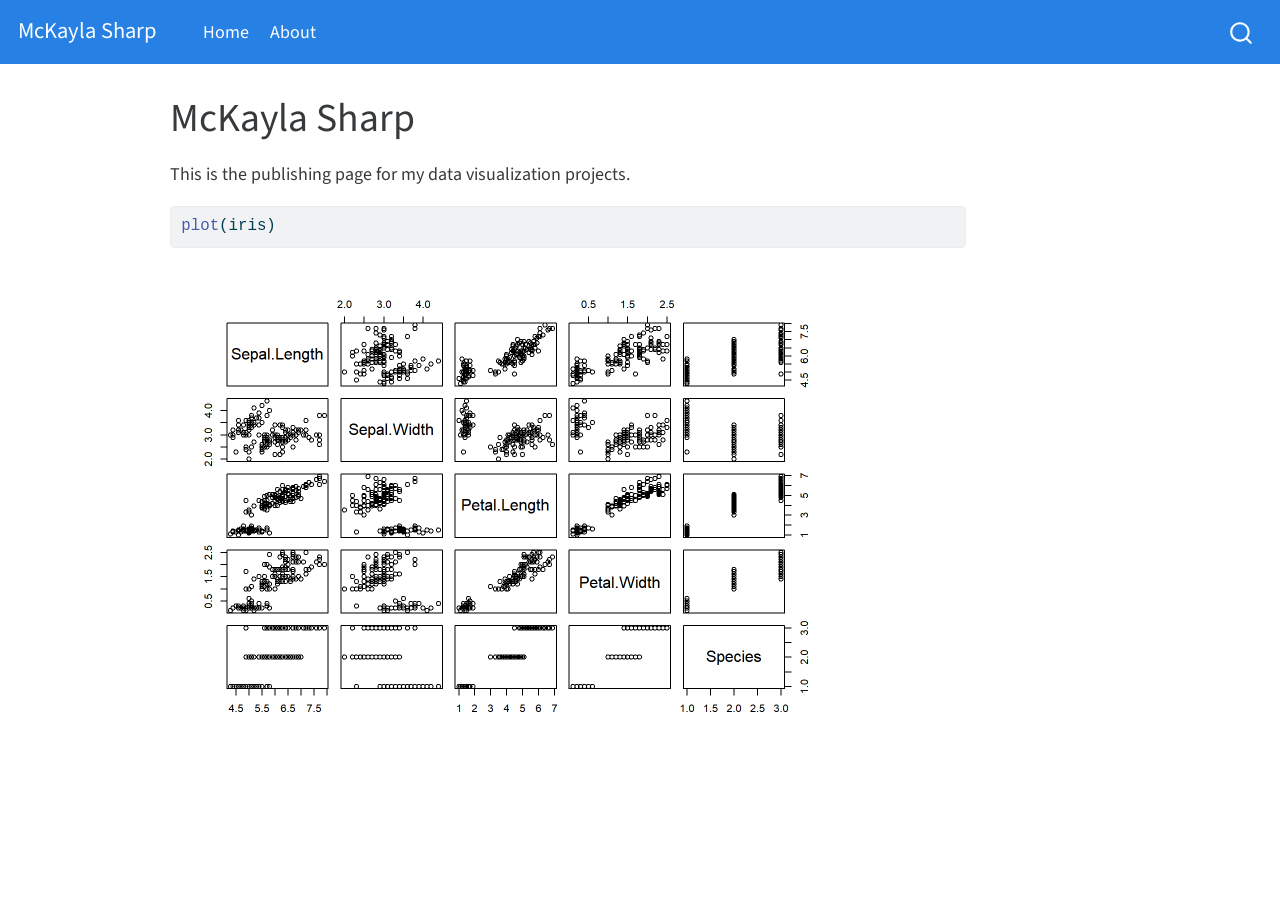
<file: index.html>
<!DOCTYPE html>
<html xmlns="http://www.w3.org/1999/xhtml" lang="en" xml:lang="en"><head>

<meta charset="utf-8">
<meta name="generator" content="quarto-1.2.269">

<meta name="viewport" content="width=device-width, initial-scale=1.0, user-scalable=yes">


<title>McKayla Sharp</title>
<style>
code{white-space: pre-wrap;}
span.smallcaps{font-variant: small-caps;}
div.columns{display: flex; gap: min(4vw, 1.5em);}
div.column{flex: auto; overflow-x: auto;}
div.hanging-indent{margin-left: 1.5em; text-indent: -1.5em;}
ul.task-list{list-style: none;}
ul.task-list li input[type="checkbox"] {
  width: 0.8em;
  margin: 0 0.8em 0.2em -1.6em;
  vertical-align: middle;
}
pre > code.sourceCode { white-space: pre; position: relative; }
pre > code.sourceCode > span { display: inline-block; line-height: 1.25; }
pre > code.sourceCode > span:empty { height: 1.2em; }
.sourceCode { overflow: visible; }
code.sourceCode > span { color: inherit; text-decoration: inherit; }
div.sourceCode { margin: 1em 0; }
pre.sourceCode { margin: 0; }
@media screen {
div.sourceCode { overflow: auto; }
}
@media print {
pre > code.sourceCode { white-space: pre-wrap; }
pre > code.sourceCode > span { text-indent: -5em; padding-left: 5em; }
}
pre.numberSource code
  { counter-reset: source-line 0; }
pre.numberSource code > span
  { position: relative; left: -4em; counter-increment: source-line; }
pre.numberSource code > span > a:first-child::before
  { content: counter(source-line);
    position: relative; left: -1em; text-align: right; vertical-align: baseline;
    border: none; display: inline-block;
    -webkit-touch-callout: none; -webkit-user-select: none;
    -khtml-user-select: none; -moz-user-select: none;
    -ms-user-select: none; user-select: none;
    padding: 0 4px; width: 4em;
    color: #aaaaaa;
  }
pre.numberSource { margin-left: 3em; border-left: 1px solid #aaaaaa;  padding-left: 4px; }
div.sourceCode
  {   }
@media screen {
pre > code.sourceCode > span > a:first-child::before { text-decoration: underline; }
}
code span.al { color: #ff0000; font-weight: bold; } /* Alert */
code span.an { color: #60a0b0; font-weight: bold; font-style: italic; } /* Annotation */
code span.at { color: #7d9029; } /* Attribute */
code span.bn { color: #40a070; } /* BaseN */
code span.bu { color: #008000; } /* BuiltIn */
code span.cf { color: #007020; font-weight: bold; } /* ControlFlow */
code span.ch { color: #4070a0; } /* Char */
code span.cn { color: #880000; } /* Constant */
code span.co { color: #60a0b0; font-style: italic; } /* Comment */
code span.cv { color: #60a0b0; font-weight: bold; font-style: italic; } /* CommentVar */
code span.do { color: #ba2121; font-style: italic; } /* Documentation */
code span.dt { color: #902000; } /* DataType */
code span.dv { color: #40a070; } /* DecVal */
code span.er { color: #ff0000; font-weight: bold; } /* Error */
code span.ex { } /* Extension */
code span.fl { color: #40a070; } /* Float */
code span.fu { color: #06287e; } /* Function */
code span.im { color: #008000; font-weight: bold; } /* Import */
code span.in { color: #60a0b0; font-weight: bold; font-style: italic; } /* Information */
code span.kw { color: #007020; font-weight: bold; } /* Keyword */
code span.op { color: #666666; } /* Operator */
code span.ot { color: #007020; } /* Other */
code span.pp { color: #bc7a00; } /* Preprocessor */
code span.sc { color: #4070a0; } /* SpecialChar */
code span.ss { color: #bb6688; } /* SpecialString */
code span.st { color: #4070a0; } /* String */
code span.va { color: #19177c; } /* Variable */
code span.vs { color: #4070a0; } /* VerbatimString */
code span.wa { color: #60a0b0; font-weight: bold; font-style: italic; } /* Warning */
</style>


<script src="site_libs/quarto-nav/quarto-nav.js"></script>
<script src="site_libs/quarto-nav/headroom.min.js"></script>
<script src="site_libs/clipboard/clipboard.min.js"></script>
<script src="site_libs/quarto-search/autocomplete.umd.js"></script>
<script src="site_libs/quarto-search/fuse.min.js"></script>
<script src="site_libs/quarto-search/quarto-search.js"></script>
<meta name="quarto:offset" content="./">
<script src="site_libs/quarto-html/quarto.js"></script>
<script src="site_libs/quarto-html/popper.min.js"></script>
<script src="site_libs/quarto-html/tippy.umd.min.js"></script>
<script src="site_libs/quarto-html/anchor.min.js"></script>
<link href="site_libs/quarto-html/tippy.css" rel="stylesheet">
<link href="site_libs/quarto-html/quarto-syntax-highlighting.css" rel="stylesheet" id="quarto-text-highlighting-styles">
<script src="site_libs/bootstrap/bootstrap.min.js"></script>
<link href="site_libs/bootstrap/bootstrap-icons.css" rel="stylesheet">
<link href="site_libs/bootstrap/bootstrap.min.css" rel="stylesheet" id="quarto-bootstrap" data-mode="light">
<script id="quarto-search-options" type="application/json">{
  "location": "navbar",
  "copy-button": false,
  "collapse-after": 3,
  "panel-placement": "end",
  "type": "overlay",
  "limit": 20,
  "language": {
    "search-no-results-text": "No results",
    "search-matching-documents-text": "matching documents",
    "search-copy-link-title": "Copy link to search",
    "search-hide-matches-text": "Hide additional matches",
    "search-more-match-text": "more match in this document",
    "search-more-matches-text": "more matches in this document",
    "search-clear-button-title": "Clear",
    "search-detached-cancel-button-title": "Cancel",
    "search-submit-button-title": "Submit"
  }
}</script>


<link rel="stylesheet" href="styles.css">
</head>

<body class="nav-fixed">

<div id="quarto-search-results"></div>
  <header id="quarto-header" class="headroom fixed-top">
    <nav class="navbar navbar-expand-lg navbar-dark ">
      <div class="navbar-container container-fluid">
      <div class="navbar-brand-container">
    <a class="navbar-brand" href="./index.html">
    <span class="navbar-title">McKayla Sharp</span>
    </a>
  </div>
          <button class="navbar-toggler" type="button" data-bs-toggle="collapse" data-bs-target="#navbarCollapse" aria-controls="navbarCollapse" aria-expanded="false" aria-label="Toggle navigation" onclick="if (window.quartoToggleHeadroom) { window.quartoToggleHeadroom(); }">
  <span class="navbar-toggler-icon"></span>
</button>
          <div class="collapse navbar-collapse" id="navbarCollapse">
            <ul class="navbar-nav navbar-nav-scroll me-auto">
  <li class="nav-item">
    <a class="nav-link active" href="./index.html" aria-current="page">
 <span class="menu-text">Home</span></a>
  </li>  
  <li class="nav-item">
    <a class="nav-link" href="./about.html">
 <span class="menu-text">About</span></a>
  </li>  
</ul>
              <div id="quarto-search" class="" title="Search"></div>
          </div> <!-- /navcollapse -->
      </div> <!-- /container-fluid -->
    </nav>
</header>
<!-- content -->
<div id="quarto-content" class="quarto-container page-columns page-rows-contents page-layout-article page-navbar">
<!-- sidebar -->
<!-- margin-sidebar -->
    <div id="quarto-margin-sidebar" class="sidebar margin-sidebar">
        
    </div>
<!-- main -->
<main class="content" id="quarto-document-content">

<header id="title-block-header" class="quarto-title-block default">
<div class="quarto-title">
<h1 class="title">McKayla Sharp</h1>
</div>



<div class="quarto-title-meta">

    
  
    
  </div>
  

</header>

<p>This is the publishing page for my data visualization projects.</p>
<div class="cell">
<div class="sourceCode cell-code" id="cb1"><pre class="sourceCode r code-with-copy"><code class="sourceCode r"><span id="cb1-1"><a href="#cb1-1" aria-hidden="true" tabindex="-1"></a><span class="fu">plot</span>(iris)</span></code><button title="Copy to Clipboard" class="code-copy-button"><i class="bi"></i></button></pre></div>
<div class="cell-output-display">
<p><img src="index_files/figure-html/unnamed-chunk-1-1.png" class="img-fluid" width="672"></p>
</div>
</div>



</main> <!-- /main -->
<script id="quarto-html-after-body" type="application/javascript">
window.document.addEventListener("DOMContentLoaded", function (event) {
  const toggleBodyColorMode = (bsSheetEl) => {
    const mode = bsSheetEl.getAttribute("data-mode");
    const bodyEl = window.document.querySelector("body");
    if (mode === "dark") {
      bodyEl.classList.add("quarto-dark");
      bodyEl.classList.remove("quarto-light");
    } else {
      bodyEl.classList.add("quarto-light");
      bodyEl.classList.remove("quarto-dark");
    }
  }
  const toggleBodyColorPrimary = () => {
    const bsSheetEl = window.document.querySelector("link#quarto-bootstrap");
    if (bsSheetEl) {
      toggleBodyColorMode(bsSheetEl);
    }
  }
  toggleBodyColorPrimary();  
  const icon = "";
  const anchorJS = new window.AnchorJS();
  anchorJS.options = {
    placement: 'right',
    icon: icon
  };
  anchorJS.add('.anchored');
  const clipboard = new window.ClipboardJS('.code-copy-button', {
    target: function(trigger) {
      return trigger.previousElementSibling;
    }
  });
  clipboard.on('success', function(e) {
    // button target
    const button = e.trigger;
    // don't keep focus
    button.blur();
    // flash "checked"
    button.classList.add('code-copy-button-checked');
    var currentTitle = button.getAttribute("title");
    button.setAttribute("title", "Copied!");
    let tooltip;
    if (window.bootstrap) {
      button.setAttribute("data-bs-toggle", "tooltip");
      button.setAttribute("data-bs-placement", "left");
      button.setAttribute("data-bs-title", "Copied!");
      tooltip = new bootstrap.Tooltip(button, 
        { trigger: "manual", 
          customClass: "code-copy-button-tooltip",
          offset: [0, -8]});
      tooltip.show();    
    }
    setTimeout(function() {
      if (tooltip) {
        tooltip.hide();
        button.removeAttribute("data-bs-title");
        button.removeAttribute("data-bs-toggle");
        button.removeAttribute("data-bs-placement");
      }
      button.setAttribute("title", currentTitle);
      button.classList.remove('code-copy-button-checked');
    }, 1000);
    // clear code selection
    e.clearSelection();
  });
  function tippyHover(el, contentFn) {
    const config = {
      allowHTML: true,
      content: contentFn,
      maxWidth: 500,
      delay: 100,
      arrow: false,
      appendTo: function(el) {
          return el.parentElement;
      },
      interactive: true,
      interactiveBorder: 10,
      theme: 'quarto',
      placement: 'bottom-start'
    };
    window.tippy(el, config); 
  }
  const noterefs = window.document.querySelectorAll('a[role="doc-noteref"]');
  for (var i=0; i<noterefs.length; i++) {
    const ref = noterefs[i];
    tippyHover(ref, function() {
      // use id or data attribute instead here
      let href = ref.getAttribute('data-footnote-href') || ref.getAttribute('href');
      try { href = new URL(href).hash; } catch {}
      const id = href.replace(/^#\/?/, "");
      const note = window.document.getElementById(id);
      return note.innerHTML;
    });
  }
  const findCites = (el) => {
    const parentEl = el.parentElement;
    if (parentEl) {
      const cites = parentEl.dataset.cites;
      if (cites) {
        return {
          el,
          cites: cites.split(' ')
        };
      } else {
        return findCites(el.parentElement)
      }
    } else {
      return undefined;
    }
  };
  var bibliorefs = window.document.querySelectorAll('a[role="doc-biblioref"]');
  for (var i=0; i<bibliorefs.length; i++) {
    const ref = bibliorefs[i];
    const citeInfo = findCites(ref);
    if (citeInfo) {
      tippyHover(citeInfo.el, function() {
        var popup = window.document.createElement('div');
        citeInfo.cites.forEach(function(cite) {
          var citeDiv = window.document.createElement('div');
          citeDiv.classList.add('hanging-indent');
          citeDiv.classList.add('csl-entry');
          var biblioDiv = window.document.getElementById('ref-' + cite);
          if (biblioDiv) {
            citeDiv.innerHTML = biblioDiv.innerHTML;
          }
          popup.appendChild(citeDiv);
        });
        return popup.innerHTML;
      });
    }
  }
});
</script>
</div> <!-- /content -->



</body></html>
</file>
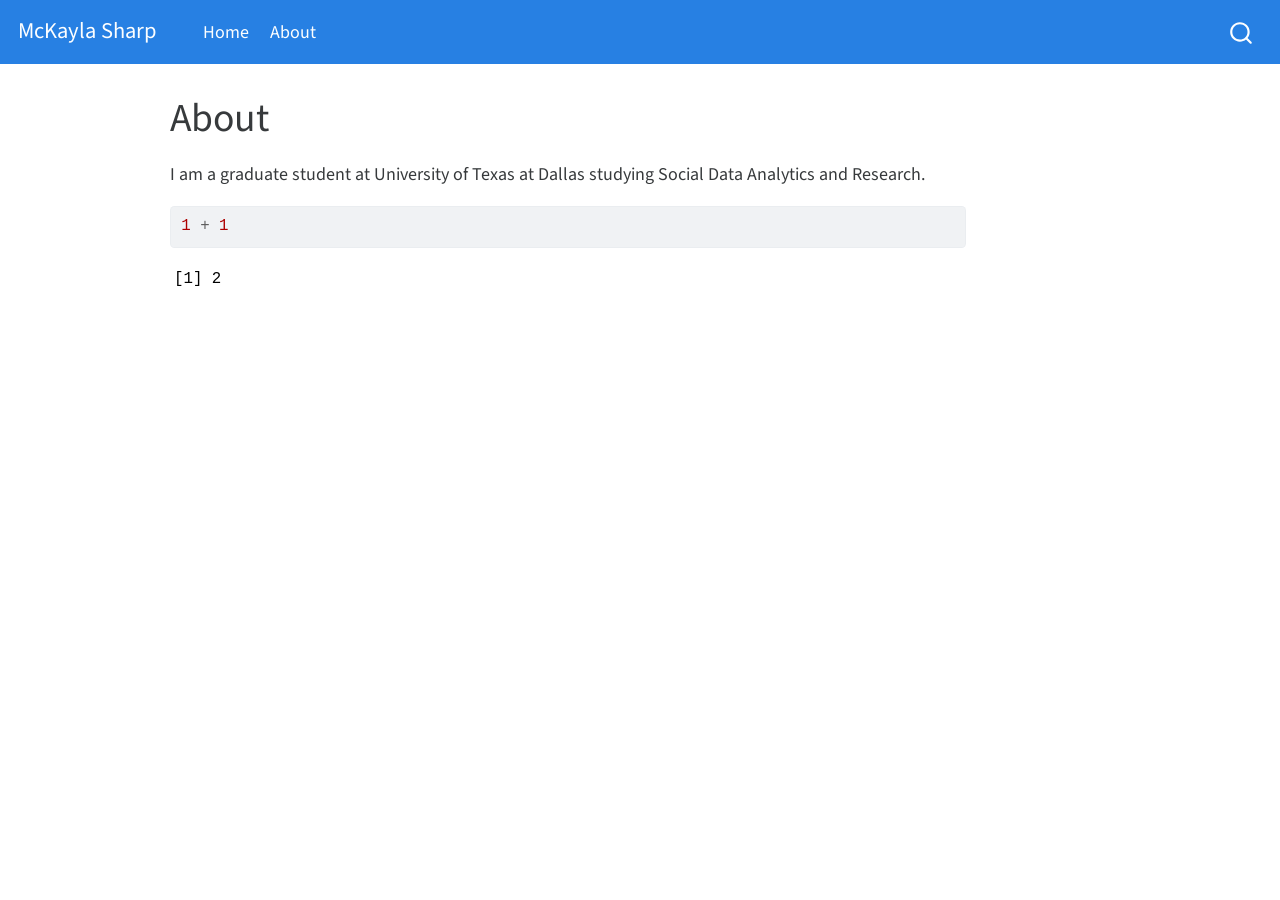
<file: about.html>
<!DOCTYPE html>
<html xmlns="http://www.w3.org/1999/xhtml" lang="en" xml:lang="en"><head>

<meta charset="utf-8">
<meta name="generator" content="quarto-1.2.269">

<meta name="viewport" content="width=device-width, initial-scale=1.0, user-scalable=yes">


<title>McKayla Sharp - About</title>
<style>
code{white-space: pre-wrap;}
span.smallcaps{font-variant: small-caps;}
div.columns{display: flex; gap: min(4vw, 1.5em);}
div.column{flex: auto; overflow-x: auto;}
div.hanging-indent{margin-left: 1.5em; text-indent: -1.5em;}
ul.task-list{list-style: none;}
ul.task-list li input[type="checkbox"] {
  width: 0.8em;
  margin: 0 0.8em 0.2em -1.6em;
  vertical-align: middle;
}
pre > code.sourceCode { white-space: pre; position: relative; }
pre > code.sourceCode > span { display: inline-block; line-height: 1.25; }
pre > code.sourceCode > span:empty { height: 1.2em; }
.sourceCode { overflow: visible; }
code.sourceCode > span { color: inherit; text-decoration: inherit; }
div.sourceCode { margin: 1em 0; }
pre.sourceCode { margin: 0; }
@media screen {
div.sourceCode { overflow: auto; }
}
@media print {
pre > code.sourceCode { white-space: pre-wrap; }
pre > code.sourceCode > span { text-indent: -5em; padding-left: 5em; }
}
pre.numberSource code
  { counter-reset: source-line 0; }
pre.numberSource code > span
  { position: relative; left: -4em; counter-increment: source-line; }
pre.numberSource code > span > a:first-child::before
  { content: counter(source-line);
    position: relative; left: -1em; text-align: right; vertical-align: baseline;
    border: none; display: inline-block;
    -webkit-touch-callout: none; -webkit-user-select: none;
    -khtml-user-select: none; -moz-user-select: none;
    -ms-user-select: none; user-select: none;
    padding: 0 4px; width: 4em;
    color: #aaaaaa;
  }
pre.numberSource { margin-left: 3em; border-left: 1px solid #aaaaaa;  padding-left: 4px; }
div.sourceCode
  {   }
@media screen {
pre > code.sourceCode > span > a:first-child::before { text-decoration: underline; }
}
code span.al { color: #ff0000; font-weight: bold; } /* Alert */
code span.an { color: #60a0b0; font-weight: bold; font-style: italic; } /* Annotation */
code span.at { color: #7d9029; } /* Attribute */
code span.bn { color: #40a070; } /* BaseN */
code span.bu { color: #008000; } /* BuiltIn */
code span.cf { color: #007020; font-weight: bold; } /* ControlFlow */
code span.ch { color: #4070a0; } /* Char */
code span.cn { color: #880000; } /* Constant */
code span.co { color: #60a0b0; font-style: italic; } /* Comment */
code span.cv { color: #60a0b0; font-weight: bold; font-style: italic; } /* CommentVar */
code span.do { color: #ba2121; font-style: italic; } /* Documentation */
code span.dt { color: #902000; } /* DataType */
code span.dv { color: #40a070; } /* DecVal */
code span.er { color: #ff0000; font-weight: bold; } /* Error */
code span.ex { } /* Extension */
code span.fl { color: #40a070; } /* Float */
code span.fu { color: #06287e; } /* Function */
code span.im { color: #008000; font-weight: bold; } /* Import */
code span.in { color: #60a0b0; font-weight: bold; font-style: italic; } /* Information */
code span.kw { color: #007020; font-weight: bold; } /* Keyword */
code span.op { color: #666666; } /* Operator */
code span.ot { color: #007020; } /* Other */
code span.pp { color: #bc7a00; } /* Preprocessor */
code span.sc { color: #4070a0; } /* SpecialChar */
code span.ss { color: #bb6688; } /* SpecialString */
code span.st { color: #4070a0; } /* String */
code span.va { color: #19177c; } /* Variable */
code span.vs { color: #4070a0; } /* VerbatimString */
code span.wa { color: #60a0b0; font-weight: bold; font-style: italic; } /* Warning */
</style>


<script src="site_libs/quarto-nav/quarto-nav.js"></script>
<script src="site_libs/quarto-nav/headroom.min.js"></script>
<script src="site_libs/clipboard/clipboard.min.js"></script>
<script src="site_libs/quarto-search/autocomplete.umd.js"></script>
<script src="site_libs/quarto-search/fuse.min.js"></script>
<script src="site_libs/quarto-search/quarto-search.js"></script>
<meta name="quarto:offset" content="./">
<script src="site_libs/quarto-html/quarto.js"></script>
<script src="site_libs/quarto-html/popper.min.js"></script>
<script src="site_libs/quarto-html/tippy.umd.min.js"></script>
<script src="site_libs/quarto-html/anchor.min.js"></script>
<link href="site_libs/quarto-html/tippy.css" rel="stylesheet">
<link href="site_libs/quarto-html/quarto-syntax-highlighting.css" rel="stylesheet" id="quarto-text-highlighting-styles">
<script src="site_libs/bootstrap/bootstrap.min.js"></script>
<link href="site_libs/bootstrap/bootstrap-icons.css" rel="stylesheet">
<link href="site_libs/bootstrap/bootstrap.min.css" rel="stylesheet" id="quarto-bootstrap" data-mode="light">
<script id="quarto-search-options" type="application/json">{
  "location": "navbar",
  "copy-button": false,
  "collapse-after": 3,
  "panel-placement": "end",
  "type": "overlay",
  "limit": 20,
  "language": {
    "search-no-results-text": "No results",
    "search-matching-documents-text": "matching documents",
    "search-copy-link-title": "Copy link to search",
    "search-hide-matches-text": "Hide additional matches",
    "search-more-match-text": "more match in this document",
    "search-more-matches-text": "more matches in this document",
    "search-clear-button-title": "Clear",
    "search-detached-cancel-button-title": "Cancel",
    "search-submit-button-title": "Submit"
  }
}</script>


<link rel="stylesheet" href="styles.css">
</head>

<body class="nav-fixed">

<div id="quarto-search-results"></div>
  <header id="quarto-header" class="headroom fixed-top">
    <nav class="navbar navbar-expand-lg navbar-dark ">
      <div class="navbar-container container-fluid">
      <div class="navbar-brand-container">
    <a class="navbar-brand" href="./index.html">
    <span class="navbar-title">McKayla Sharp</span>
    </a>
  </div>
          <button class="navbar-toggler" type="button" data-bs-toggle="collapse" data-bs-target="#navbarCollapse" aria-controls="navbarCollapse" aria-expanded="false" aria-label="Toggle navigation" onclick="if (window.quartoToggleHeadroom) { window.quartoToggleHeadroom(); }">
  <span class="navbar-toggler-icon"></span>
</button>
          <div class="collapse navbar-collapse" id="navbarCollapse">
            <ul class="navbar-nav navbar-nav-scroll me-auto">
  <li class="nav-item">
    <a class="nav-link" href="./index.html">
 <span class="menu-text">Home</span></a>
  </li>  
  <li class="nav-item">
    <a class="nav-link active" href="./about.html" aria-current="page">
 <span class="menu-text">About</span></a>
  </li>  
</ul>
              <div id="quarto-search" class="" title="Search"></div>
          </div> <!-- /navcollapse -->
      </div> <!-- /container-fluid -->
    </nav>
</header>
<!-- content -->
<div id="quarto-content" class="quarto-container page-columns page-rows-contents page-layout-article page-navbar">
<!-- sidebar -->
<!-- margin-sidebar -->
    <div id="quarto-margin-sidebar" class="sidebar margin-sidebar">
        
    </div>
<!-- main -->
<main class="content" id="quarto-document-content">

<header id="title-block-header" class="quarto-title-block default">
<div class="quarto-title">
<h1 class="title">About</h1>
</div>



<div class="quarto-title-meta">

    
  
    
  </div>
  

</header>

<p>I am a graduate student at University of Texas at Dallas studying Social Data Analytics and Research.</p>
<div class="cell">
<div class="sourceCode cell-code" id="cb1"><pre class="sourceCode r code-with-copy"><code class="sourceCode r"><span id="cb1-1"><a href="#cb1-1" aria-hidden="true" tabindex="-1"></a><span class="dv">1</span> <span class="sc">+</span> <span class="dv">1</span></span></code><button title="Copy to Clipboard" class="code-copy-button"><i class="bi"></i></button></pre></div>
<div class="cell-output cell-output-stdout">
<pre><code>[1] 2</code></pre>
</div>
</div>



</main> <!-- /main -->
<script id="quarto-html-after-body" type="application/javascript">
window.document.addEventListener("DOMContentLoaded", function (event) {
  const toggleBodyColorMode = (bsSheetEl) => {
    const mode = bsSheetEl.getAttribute("data-mode");
    const bodyEl = window.document.querySelector("body");
    if (mode === "dark") {
      bodyEl.classList.add("quarto-dark");
      bodyEl.classList.remove("quarto-light");
    } else {
      bodyEl.classList.add("quarto-light");
      bodyEl.classList.remove("quarto-dark");
    }
  }
  const toggleBodyColorPrimary = () => {
    const bsSheetEl = window.document.querySelector("link#quarto-bootstrap");
    if (bsSheetEl) {
      toggleBodyColorMode(bsSheetEl);
    }
  }
  toggleBodyColorPrimary();  
  const icon = "";
  const anchorJS = new window.AnchorJS();
  anchorJS.options = {
    placement: 'right',
    icon: icon
  };
  anchorJS.add('.anchored');
  const clipboard = new window.ClipboardJS('.code-copy-button', {
    target: function(trigger) {
      return trigger.previousElementSibling;
    }
  });
  clipboard.on('success', function(e) {
    // button target
    const button = e.trigger;
    // don't keep focus
    button.blur();
    // flash "checked"
    button.classList.add('code-copy-button-checked');
    var currentTitle = button.getAttribute("title");
    button.setAttribute("title", "Copied!");
    let tooltip;
    if (window.bootstrap) {
      button.setAttribute("data-bs-toggle", "tooltip");
      button.setAttribute("data-bs-placement", "left");
      button.setAttribute("data-bs-title", "Copied!");
      tooltip = new bootstrap.Tooltip(button, 
        { trigger: "manual", 
          customClass: "code-copy-button-tooltip",
          offset: [0, -8]});
      tooltip.show();    
    }
    setTimeout(function() {
      if (tooltip) {
        tooltip.hide();
        button.removeAttribute("data-bs-title");
        button.removeAttribute("data-bs-toggle");
        button.removeAttribute("data-bs-placement");
      }
      button.setAttribute("title", currentTitle);
      button.classList.remove('code-copy-button-checked');
    }, 1000);
    // clear code selection
    e.clearSelection();
  });
  function tippyHover(el, contentFn) {
    const config = {
      allowHTML: true,
      content: contentFn,
      maxWidth: 500,
      delay: 100,
      arrow: false,
      appendTo: function(el) {
          return el.parentElement;
      },
      interactive: true,
      interactiveBorder: 10,
      theme: 'quarto',
      placement: 'bottom-start'
    };
    window.tippy(el, config); 
  }
  const noterefs = window.document.querySelectorAll('a[role="doc-noteref"]');
  for (var i=0; i<noterefs.length; i++) {
    const ref = noterefs[i];
    tippyHover(ref, function() {
      // use id or data attribute instead here
      let href = ref.getAttribute('data-footnote-href') || ref.getAttribute('href');
      try { href = new URL(href).hash; } catch {}
      const id = href.replace(/^#\/?/, "");
      const note = window.document.getElementById(id);
      return note.innerHTML;
    });
  }
  const findCites = (el) => {
    const parentEl = el.parentElement;
    if (parentEl) {
      const cites = parentEl.dataset.cites;
      if (cites) {
        return {
          el,
          cites: cites.split(' ')
        };
      } else {
        return findCites(el.parentElement)
      }
    } else {
      return undefined;
    }
  };
  var bibliorefs = window.document.querySelectorAll('a[role="doc-biblioref"]');
  for (var i=0; i<bibliorefs.length; i++) {
    const ref = bibliorefs[i];
    const citeInfo = findCites(ref);
    if (citeInfo) {
      tippyHover(citeInfo.el, function() {
        var popup = window.document.createElement('div');
        citeInfo.cites.forEach(function(cite) {
          var citeDiv = window.document.createElement('div');
          citeDiv.classList.add('hanging-indent');
          citeDiv.classList.add('csl-entry');
          var biblioDiv = window.document.getElementById('ref-' + cite);
          if (biblioDiv) {
            citeDiv.innerHTML = biblioDiv.innerHTML;
          }
          popup.appendChild(citeDiv);
        });
        return popup.innerHTML;
      });
    }
  }
});
</script>
</div> <!-- /content -->



</body></html>
</file>
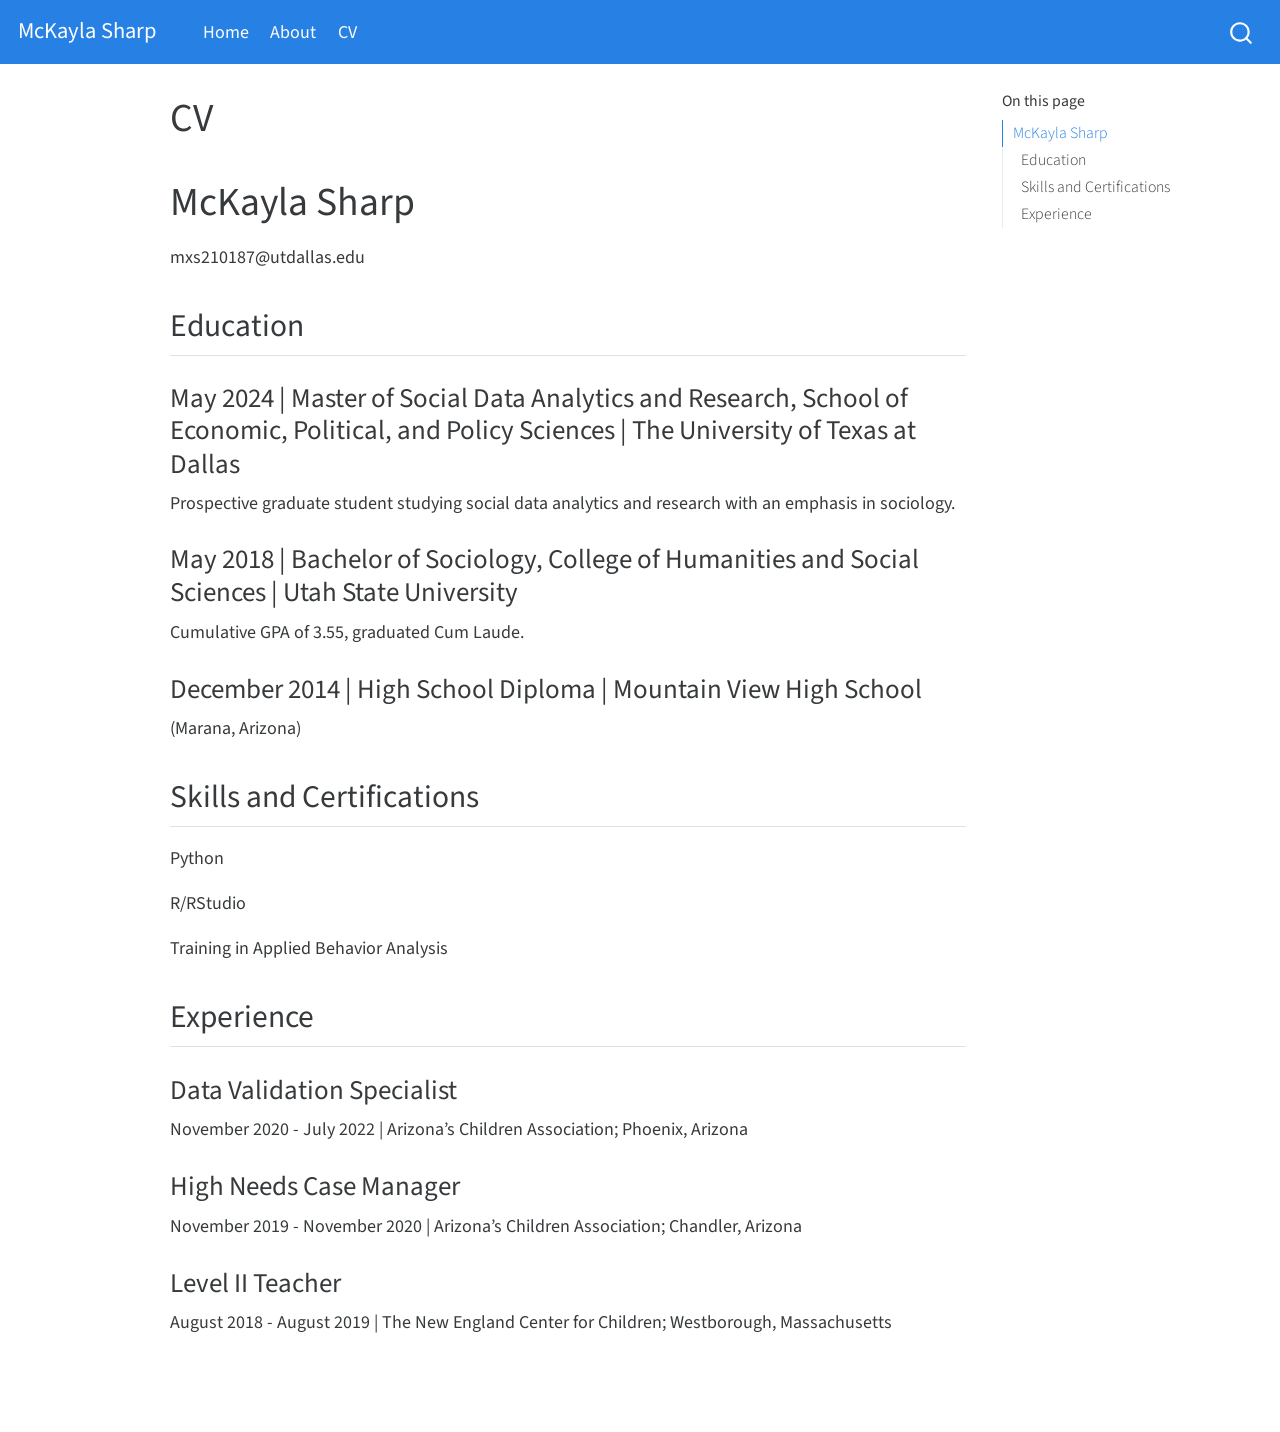
<file: CV.html>
<!DOCTYPE html>
<html xmlns="http://www.w3.org/1999/xhtml" lang="en" xml:lang="en"><head>

<meta charset="utf-8">
<meta name="generator" content="quarto-1.1.189">

<meta name="viewport" content="width=device-width, initial-scale=1.0, user-scalable=yes">


<title>McKayla Sharp - CV</title>
<style>
code{white-space: pre-wrap;}
span.smallcaps{font-variant: small-caps;}
div.columns{display: flex; gap: min(4vw, 1.5em);}
div.column{flex: auto; overflow-x: auto;}
div.hanging-indent{margin-left: 1.5em; text-indent: -1.5em;}
ul.task-list{list-style: none;}
ul.task-list li input[type="checkbox"] {
  width: 0.8em;
  margin: 0 0.8em 0.2em -1.6em;
  vertical-align: middle;
}
</style>


<script src="site_libs/quarto-nav/quarto-nav.js"></script>
<script src="site_libs/quarto-nav/headroom.min.js"></script>
<script src="site_libs/clipboard/clipboard.min.js"></script>
<script src="site_libs/quarto-search/autocomplete.umd.js"></script>
<script src="site_libs/quarto-search/fuse.min.js"></script>
<script src="site_libs/quarto-search/quarto-search.js"></script>
<meta name="quarto:offset" content="./">
<script src="site_libs/quarto-html/quarto.js"></script>
<script src="site_libs/quarto-html/popper.min.js"></script>
<script src="site_libs/quarto-html/tippy.umd.min.js"></script>
<script src="site_libs/quarto-html/anchor.min.js"></script>
<link href="site_libs/quarto-html/tippy.css" rel="stylesheet">
<link href="site_libs/quarto-html/quarto-syntax-highlighting.css" rel="stylesheet" id="quarto-text-highlighting-styles">
<script src="site_libs/bootstrap/bootstrap.min.js"></script>
<link href="site_libs/bootstrap/bootstrap-icons.css" rel="stylesheet">
<link href="site_libs/bootstrap/bootstrap.min.css" rel="stylesheet" id="quarto-bootstrap" data-mode="light">
<script id="quarto-search-options" type="application/json">{
  "location": "navbar",
  "copy-button": false,
  "collapse-after": 3,
  "panel-placement": "end",
  "type": "overlay",
  "limit": 20,
  "language": {
    "search-no-results-text": "No results",
    "search-matching-documents-text": "matching documents",
    "search-copy-link-title": "Copy link to search",
    "search-hide-matches-text": "Hide additional matches",
    "search-more-match-text": "more match in this document",
    "search-more-matches-text": "more matches in this document",
    "search-clear-button-title": "Clear",
    "search-detached-cancel-button-title": "Cancel",
    "search-submit-button-title": "Submit"
  }
}</script>


<link rel="stylesheet" href="styles.css">
</head>

<body class="nav-fixed">

<div id="quarto-search-results"></div>
  <header id="quarto-header" class="headroom fixed-top">
    <nav class="navbar navbar-expand-lg navbar-dark ">
      <div class="navbar-container container-fluid">
      <div class="navbar-brand-container">
    <a class="navbar-brand" href="./index.html">
    <span class="navbar-title">McKayla Sharp</span>
    </a>
  </div>
          <button class="navbar-toggler" type="button" data-bs-toggle="collapse" data-bs-target="#navbarCollapse" aria-controls="navbarCollapse" aria-expanded="false" aria-label="Toggle navigation" onclick="if (window.quartoToggleHeadroom) { window.quartoToggleHeadroom(); }">
  <span class="navbar-toggler-icon"></span>
</button>
          <div class="collapse navbar-collapse" id="navbarCollapse">
            <ul class="navbar-nav navbar-nav-scroll me-auto">
  <li class="nav-item">
    <a class="nav-link" href="./index.html">Home</a>
  </li>  
  <li class="nav-item">
    <a class="nav-link" href="./about.html">About</a>
  </li>  
  <li class="nav-item">
    <a class="nav-link active" href="./CV.html" aria-current="page">CV</a>
  </li>  
</ul>
              <div id="quarto-search" class="" title="Search"></div>
          </div> <!-- /navcollapse -->
      </div> <!-- /container-fluid -->
    </nav>
</header>
<!-- content -->
<div id="quarto-content" class="quarto-container page-columns page-rows-contents page-layout-article page-navbar">
<!-- sidebar -->
<!-- margin-sidebar -->
    <div id="quarto-margin-sidebar" class="sidebar margin-sidebar">
        <nav id="TOC" role="doc-toc" class="toc-active">
    <h2 id="toc-title">On this page</h2>
   
  <ul>
  <li><a href="#mckayla-sharp" id="toc-mckayla-sharp" class="nav-link active" data-scroll-target="#mckayla-sharp">McKayla Sharp</a>
  <ul class="collapse">
  <li><a href="#education" id="toc-education" class="nav-link" data-scroll-target="#education">Education</a>
  <ul class="collapse">
  <li><a href="#may-2024-master-of-social-data-analytics-and-research-school-of-economic-political-and-policy-sciences-the-university-of-texas-at-dallas" id="toc-may-2024-master-of-social-data-analytics-and-research-school-of-economic-political-and-policy-sciences-the-university-of-texas-at-dallas" class="nav-link" data-scroll-target="#may-2024-master-of-social-data-analytics-and-research-school-of-economic-political-and-policy-sciences-the-university-of-texas-at-dallas">May 2024 | Master of Social Data Analytics and Research, School of Economic, Political, and Policy Sciences | The University of Texas at Dallas</a></li>
  <li><a href="#may-2018-bachelor-of-sociology-college-of-humanities-and-social-sciences-utah-state-university" id="toc-may-2018-bachelor-of-sociology-college-of-humanities-and-social-sciences-utah-state-university" class="nav-link" data-scroll-target="#may-2018-bachelor-of-sociology-college-of-humanities-and-social-sciences-utah-state-university">May 2018 | Bachelor of Sociology, College of Humanities and Social Sciences | Utah State University</a></li>
  <li><a href="#december-2014-high-school-diploma-mountain-view-high-school" id="toc-december-2014-high-school-diploma-mountain-view-high-school" class="nav-link" data-scroll-target="#december-2014-high-school-diploma-mountain-view-high-school">December 2014 | High School Diploma | Mountain View High School</a></li>
  </ul></li>
  <li><a href="#skills-and-certifications" id="toc-skills-and-certifications" class="nav-link" data-scroll-target="#skills-and-certifications">Skills and Certifications</a></li>
  <li><a href="#experience" id="toc-experience" class="nav-link" data-scroll-target="#experience">Experience</a>
  <ul class="collapse">
  <li><a href="#data-validation-specialist" id="toc-data-validation-specialist" class="nav-link" data-scroll-target="#data-validation-specialist">Data Validation Specialist</a></li>
  <li><a href="#high-needs-case-manager" id="toc-high-needs-case-manager" class="nav-link" data-scroll-target="#high-needs-case-manager">High Needs Case Manager</a></li>
  <li><a href="#level-ii-teacher" id="toc-level-ii-teacher" class="nav-link" data-scroll-target="#level-ii-teacher">Level II Teacher</a></li>
  </ul></li>
  </ul></li>
  </ul>
</nav>
    </div>
<!-- main -->
<main class="content" id="quarto-document-content">

<header id="title-block-header" class="quarto-title-block default">
<div class="quarto-title">
<h1 class="title">CV</h1>
</div>



<div class="quarto-title-meta">

    
    
  </div>
  

</header>

<section id="mckayla-sharp" class="level1">
<h1>McKayla Sharp</h1>
<p>mxs210187@utdallas.edu</p>
<section id="education" class="level2">
<h2 class="anchored" data-anchor-id="education">Education</h2>
<section id="may-2024-master-of-social-data-analytics-and-research-school-of-economic-political-and-policy-sciences-the-university-of-texas-at-dallas" class="level3">
<h3 class="anchored" data-anchor-id="may-2024-master-of-social-data-analytics-and-research-school-of-economic-political-and-policy-sciences-the-university-of-texas-at-dallas">May 2024 | Master of Social Data Analytics and Research, School of Economic, Political, and Policy Sciences | The University of Texas at Dallas</h3>
<p>Prospective graduate student studying social data analytics and research with an emphasis in sociology.</p>
</section>
<section id="may-2018-bachelor-of-sociology-college-of-humanities-and-social-sciences-utah-state-university" class="level3">
<h3 class="anchored" data-anchor-id="may-2018-bachelor-of-sociology-college-of-humanities-and-social-sciences-utah-state-university">May 2018 | Bachelor of Sociology, College of Humanities and Social Sciences | Utah State University</h3>
<p>Cumulative GPA of 3.55, graduated Cum Laude.</p>
</section>
<section id="december-2014-high-school-diploma-mountain-view-high-school" class="level3">
<h3 class="anchored" data-anchor-id="december-2014-high-school-diploma-mountain-view-high-school">December 2014 | High School Diploma | Mountain View High School</h3>
<p>(Marana, Arizona)</p>
</section>
</section>
<section id="skills-and-certifications" class="level2">
<h2 class="anchored" data-anchor-id="skills-and-certifications">Skills and Certifications</h2>
<p>Python</p>
<p>R/RStudio</p>
<p>Training in Applied Behavior Analysis</p>
</section>
<section id="experience" class="level2">
<h2 class="anchored" data-anchor-id="experience">Experience</h2>
<section id="data-validation-specialist" class="level3">
<h3 class="anchored" data-anchor-id="data-validation-specialist">Data Validation Specialist</h3>
<p>November 2020 - July 2022 | Arizona’s Children Association; Phoenix, Arizona</p>
</section>
<section id="high-needs-case-manager" class="level3">
<h3 class="anchored" data-anchor-id="high-needs-case-manager">High Needs Case Manager</h3>
<p>November 2019 - November 2020 | Arizona’s Children Association; Chandler, Arizona</p>
</section>
<section id="level-ii-teacher" class="level3">
<h3 class="anchored" data-anchor-id="level-ii-teacher">Level II Teacher</h3>
<p>August 2018 - August 2019 | The New England Center for Children; Westborough, Massachusetts</p>


</section>
</section>
</section>

</main> <!-- /main -->
<script id="quarto-html-after-body" type="application/javascript">
window.document.addEventListener("DOMContentLoaded", function (event) {
  const toggleBodyColorMode = (bsSheetEl) => {
    const mode = bsSheetEl.getAttribute("data-mode");
    const bodyEl = window.document.querySelector("body");
    if (mode === "dark") {
      bodyEl.classList.add("quarto-dark");
      bodyEl.classList.remove("quarto-light");
    } else {
      bodyEl.classList.add("quarto-light");
      bodyEl.classList.remove("quarto-dark");
    }
  }
  const toggleBodyColorPrimary = () => {
    const bsSheetEl = window.document.querySelector("link#quarto-bootstrap");
    if (bsSheetEl) {
      toggleBodyColorMode(bsSheetEl);
    }
  }
  toggleBodyColorPrimary();  
  const icon = "";
  const anchorJS = new window.AnchorJS();
  anchorJS.options = {
    placement: 'right',
    icon: icon
  };
  anchorJS.add('.anchored');
  const clipboard = new window.ClipboardJS('.code-copy-button', {
    target: function(trigger) {
      return trigger.previousElementSibling;
    }
  });
  clipboard.on('success', function(e) {
    // button target
    const button = e.trigger;
    // don't keep focus
    button.blur();
    // flash "checked"
    button.classList.add('code-copy-button-checked');
    var currentTitle = button.getAttribute("title");
    button.setAttribute("title", "Copied!");
    setTimeout(function() {
      button.setAttribute("title", currentTitle);
      button.classList.remove('code-copy-button-checked');
    }, 1000);
    // clear code selection
    e.clearSelection();
  });
  function tippyHover(el, contentFn) {
    const config = {
      allowHTML: true,
      content: contentFn,
      maxWidth: 500,
      delay: 100,
      arrow: false,
      appendTo: function(el) {
          return el.parentElement;
      },
      interactive: true,
      interactiveBorder: 10,
      theme: 'quarto',
      placement: 'bottom-start'
    };
    window.tippy(el, config); 
  }
  const noterefs = window.document.querySelectorAll('a[role="doc-noteref"]');
  for (var i=0; i<noterefs.length; i++) {
    const ref = noterefs[i];
    tippyHover(ref, function() {
      // use id or data attribute instead here
      let href = ref.getAttribute('data-footnote-href') || ref.getAttribute('href');
      try { href = new URL(href).hash; } catch {}
      const id = href.replace(/^#\/?/, "");
      const note = window.document.getElementById(id);
      return note.innerHTML;
    });
  }
  var bibliorefs = window.document.querySelectorAll('a[role="doc-biblioref"]');
  for (var i=0; i<bibliorefs.length; i++) {
    const ref = bibliorefs[i];
    const cites = ref.parentNode.getAttribute('data-cites').split(' ');
    tippyHover(ref, function() {
      var popup = window.document.createElement('div');
      cites.forEach(function(cite) {
        var citeDiv = window.document.createElement('div');
        citeDiv.classList.add('hanging-indent');
        citeDiv.classList.add('csl-entry');
        var biblioDiv = window.document.getElementById('ref-' + cite);
        if (biblioDiv) {
          citeDiv.innerHTML = biblioDiv.innerHTML;
        }
        popup.appendChild(citeDiv);
      });
      return popup.innerHTML;
    });
  }
});
</script>
</div> <!-- /content -->



</body></html>
</file>
<file: site_libs/quarto-html/tippy.css>
.tippy-box[data-animation=fade][data-state=hidden]{opacity:0}[data-tippy-root]{max-width:calc(100vw - 10px)}.tippy-box{position:relative;background-color:#333;color:#fff;border-radius:4px;font-size:14px;line-height:1.4;white-space:normal;outline:0;transition-property:transform,visibility,opacity}.tippy-box[data-placement^=top]>.tippy-arrow{bottom:0}.tippy-box[data-placement^=top]>.tippy-arrow:before{bottom:-7px;left:0;border-width:8px 8px 0;border-top-color:initial;transform-origin:center top}.tippy-box[data-placement^=bottom]>.tippy-arrow{top:0}.tippy-box[data-placement^=bottom]>.tippy-arrow:before{top:-7px;left:0;border-width:0 8px 8px;border-bottom-color:initial;transform-origin:center bottom}.tippy-box[data-placement^=left]>.tippy-arrow{right:0}.tippy-box[data-placement^=left]>.tippy-arrow:before{border-width:8px 0 8px 8px;border-left-color:initial;right:-7px;transform-origin:center left}.tippy-box[data-placement^=right]>.tippy-arrow{left:0}.tippy-box[data-placement^=right]>.tippy-arrow:before{left:-7px;border-width:8px 8px 8px 0;border-right-color:initial;transform-origin:center right}.tippy-box[data-inertia][data-state=visible]{transition-timing-function:cubic-bezier(.54,1.5,.38,1.11)}.tippy-arrow{width:16px;height:16px;color:#333}.tippy-arrow:before{content:"";position:absolute;border-color:transparent;border-style:solid}.tippy-content{position:relative;padding:5px 9px;z-index:1}
</file>
<file: site_libs/quarto-html/quarto-syntax-highlighting.css>
/* quarto syntax highlight colors */
:root {
  --quarto-hl-ot-color: #003B4F;
  --quarto-hl-at-color: #657422;
  --quarto-hl-ss-color: #20794D;
  --quarto-hl-an-color: #5E5E5E;
  --quarto-hl-fu-color: #4758AB;
  --quarto-hl-st-color: #20794D;
  --quarto-hl-cf-color: #003B4F;
  --quarto-hl-op-color: #5E5E5E;
  --quarto-hl-er-color: #AD0000;
  --quarto-hl-bn-color: #AD0000;
  --quarto-hl-al-color: #AD0000;
  --quarto-hl-va-color: #111111;
  --quarto-hl-bu-color: inherit;
  --quarto-hl-ex-color: inherit;
  --quarto-hl-pp-color: #AD0000;
  --quarto-hl-in-color: #5E5E5E;
  --quarto-hl-vs-color: #20794D;
  --quarto-hl-wa-color: #5E5E5E;
  --quarto-hl-do-color: #5E5E5E;
  --quarto-hl-im-color: #00769E;
  --quarto-hl-ch-color: #20794D;
  --quarto-hl-dt-color: #AD0000;
  --quarto-hl-fl-color: #AD0000;
  --quarto-hl-co-color: #5E5E5E;
  --quarto-hl-cv-color: #5E5E5E;
  --quarto-hl-cn-color: #8f5902;
  --quarto-hl-sc-color: #5E5E5E;
  --quarto-hl-dv-color: #AD0000;
  --quarto-hl-kw-color: #003B4F;
}

/* other quarto variables */
:root {
  --quarto-font-monospace: SFMono-Regular, Menlo, Monaco, Consolas, "Liberation Mono", "Courier New", monospace;
}

pre > code.sourceCode > span {
  color: #003B4F;
}

code span {
  color: #003B4F;
}

code.sourceCode > span {
  color: #003B4F;
}

div.sourceCode,
div.sourceCode pre.sourceCode {
  color: #003B4F;
}

code span.ot {
  color: #003B4F;
}

code span.at {
  color: #657422;
}

code span.ss {
  color: #20794D;
}

code span.an {
  color: #5E5E5E;
}

code span.fu {
  color: #4758AB;
}

code span.st {
  color: #20794D;
}

code span.cf {
  color: #003B4F;
}

code span.op {
  color: #5E5E5E;
}

code span.er {
  color: #AD0000;
}

code span.bn {
  color: #AD0000;
}

code span.al {
  color: #AD0000;
}

code span.va {
  color: #111111;
}

code span.pp {
  color: #AD0000;
}

code span.in {
  color: #5E5E5E;
}

code span.vs {
  color: #20794D;
}

code span.wa {
  color: #5E5E5E;
  font-style: italic;
}

code span.do {
  color: #5E5E5E;
  font-style: italic;
}

code span.im {
  color: #00769E;
}

code span.ch {
  color: #20794D;
}

code span.dt {
  color: #AD0000;
}

code span.fl {
  color: #AD0000;
}

code span.co {
  color: #5E5E5E;
}

code span.cv {
  color: #5E5E5E;
  font-style: italic;
}

code span.cn {
  color: #8f5902;
}

code span.sc {
  color: #5E5E5E;
}

code span.dv {
  color: #AD0000;
}

code span.kw {
  color: #003B4F;
}

.prevent-inlining {
  content: "</";
}

/*# sourceMappingURL=debc5d5d77c3f9108843748ff7464032.css.map */
</file>
<file: styles.css>
/* css styles */
</file>
